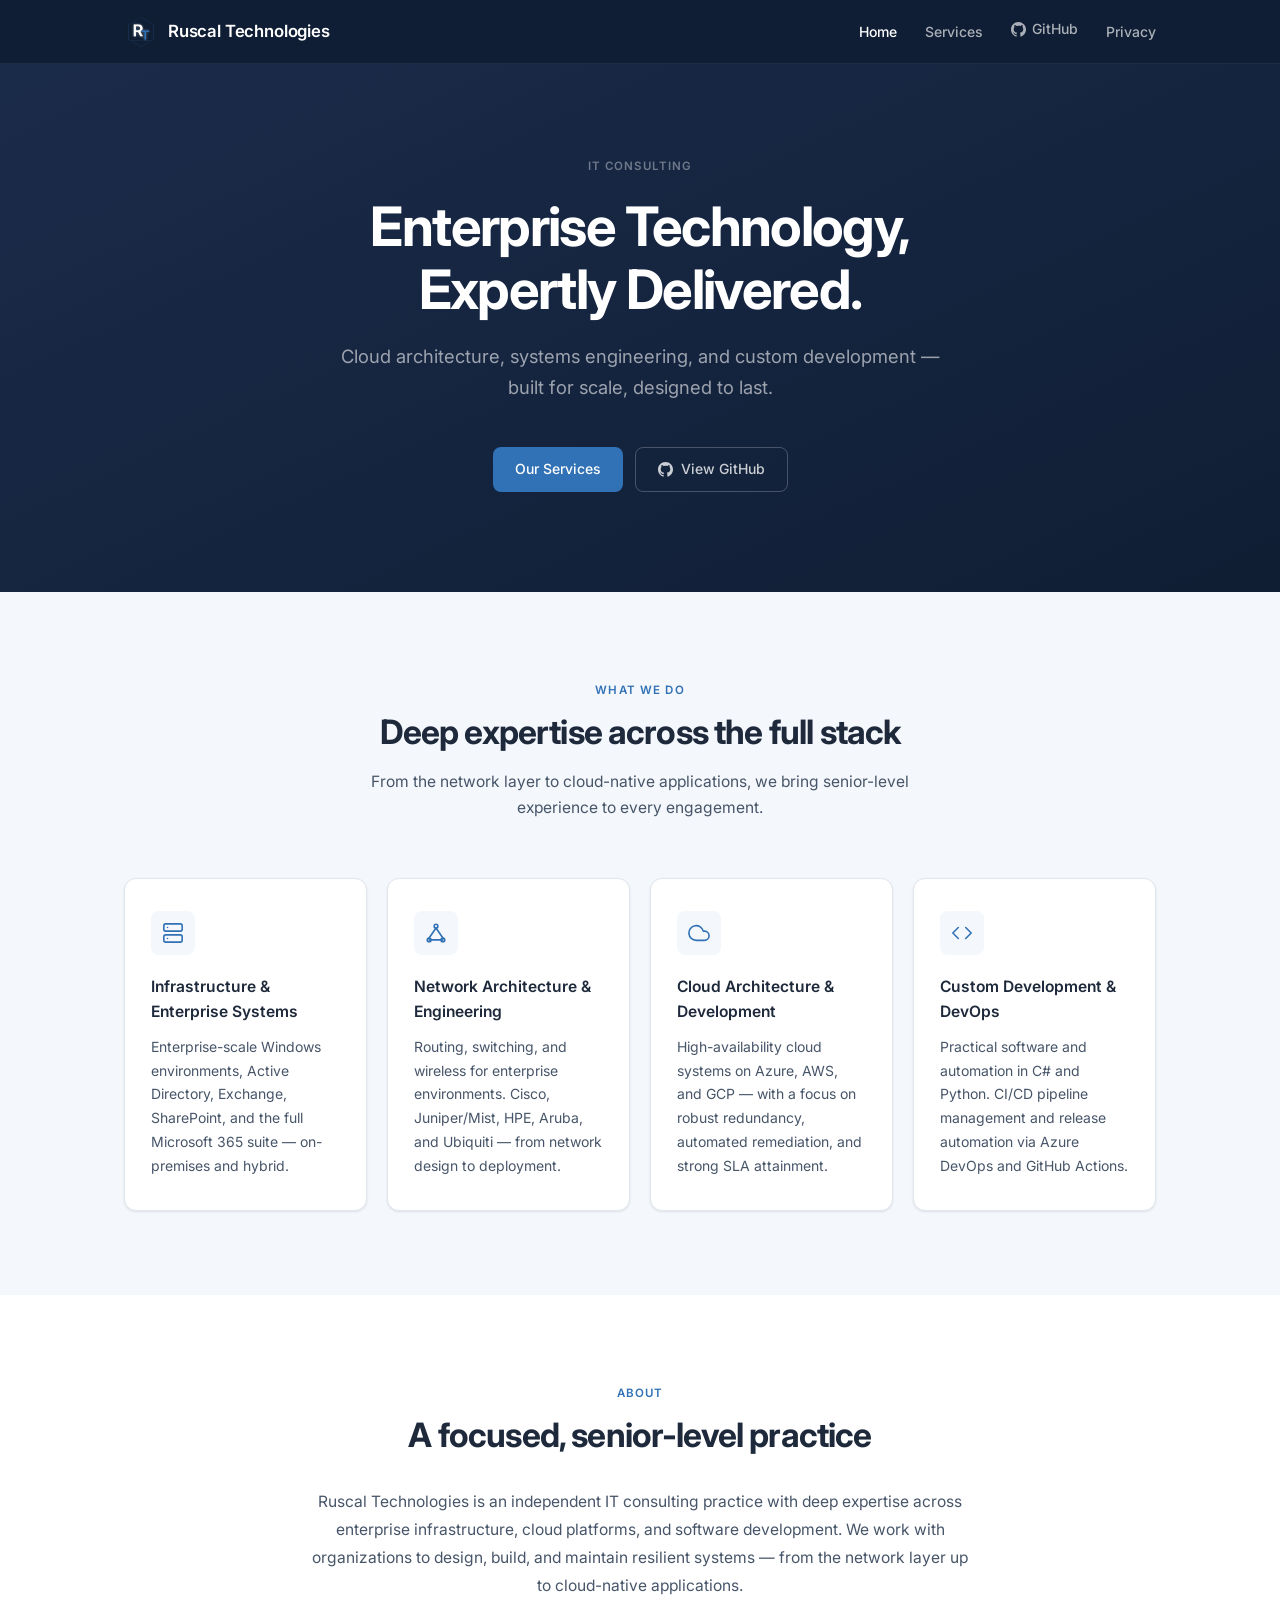
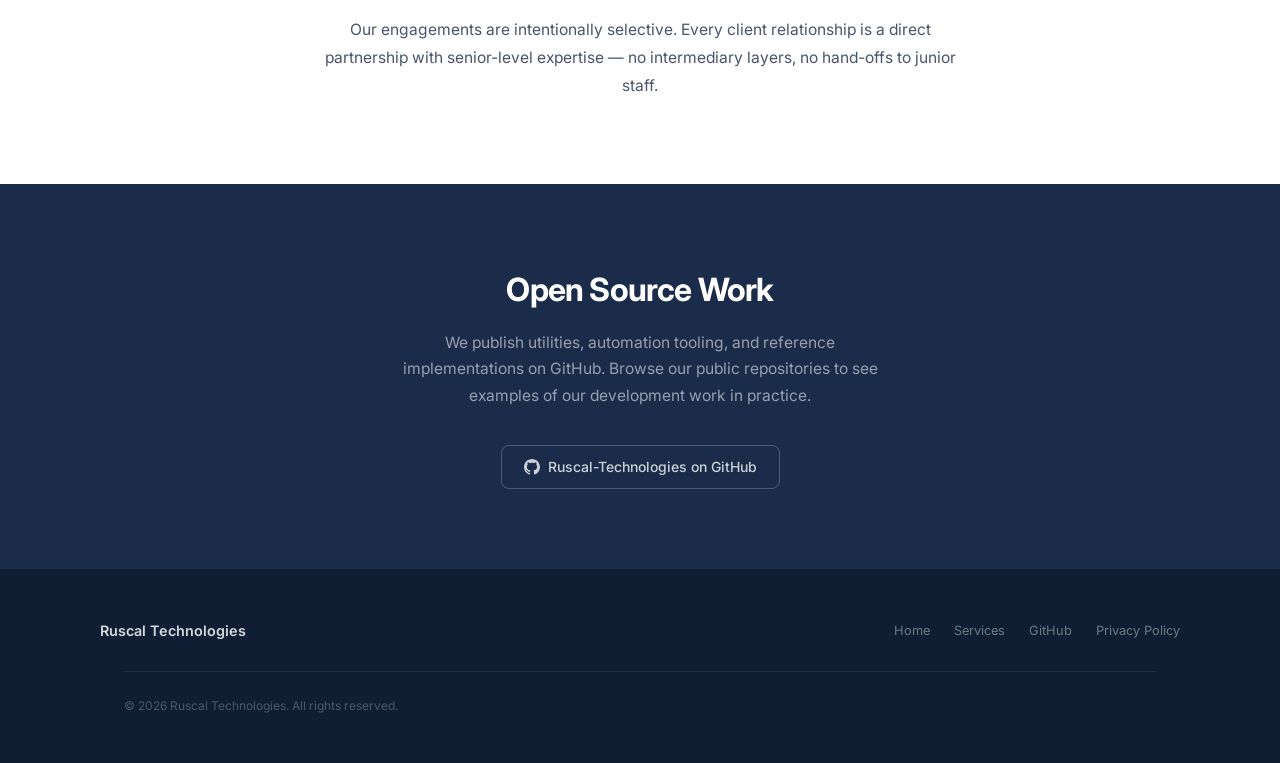
<file: index.html>
<!DOCTYPE html>
<html lang="en">
<head>
  <meta charset="UTF-8" />
  <meta name="viewport" content="width=device-width, initial-scale=1.0" />
  <title>Ruscal Technologies — IT Consulting</title>
  <meta name="description" content="Ruscal Technologies provides expert IT consulting in cloud architecture, enterprise systems, network engineering, and custom software development." />
  <meta property="og:title" content="Ruscal Technologies" />
  <meta property="og:description" content="Expert IT consulting in cloud architecture, enterprise systems, network engineering, and custom development." />
  <meta property="og:type" content="website" />
  <link rel="icon" type="image/png" href="assets/images/logo.png" />
  <link rel="icon" type="image/svg+xml" href="favicon.svg" />
  <link rel="stylesheet" href="assets/css/style.css" />
</head>
<body>

<!-- Navigation -->
<nav aria-label="Main navigation">
  <div class="nav-inner">
    <a class="nav-logo" href="index.html">
      <img src="assets/images/logo.png" alt="" class="nav-logo-img" aria-hidden="true">
      Ruscal Technologies
    </a>
    <button class="nav-toggle" id="nav-toggle" aria-expanded="false" aria-controls="nav-links" aria-label="Toggle navigation">
      <span></span><span></span><span></span>
    </button>
    <ul class="nav-links" id="nav-links">
      <li><a href="index.html">Home</a></li>
      <li><a href="services.html">Services</a></li>
      <li>
        <a href="https://github.com/Ruscal-Technologies" target="_blank" rel="noopener noreferrer" class="nav-gh">
          <svg xmlns="http://www.w3.org/2000/svg" width="15" height="15" viewBox="0 0 24 24" fill="currentColor" aria-hidden="true">
            <path d="M12 0C5.374 0 0 5.373 0 12c0 5.302 3.438 9.8 8.207 11.387.599.111.793-.261.793-.577v-2.234c-3.338.726-4.033-1.416-4.033-1.416-.546-1.387-1.333-1.756-1.333-1.756-1.089-.745.083-.729.083-.729 1.205.084 1.839 1.237 1.839 1.237 1.07 1.834 2.807 1.304 3.492.997.107-.775.418-1.305.762-1.604-2.665-.305-5.467-1.334-5.467-5.931 0-1.311.469-2.381 1.236-3.221-.124-.303-.535-1.524.117-3.176 0 0 1.008-.322 3.301 1.23A11.509 11.509 0 0 1 12 5.803c1.02.005 2.047.138 3.006.404 2.291-1.552 3.297-1.23 3.297-1.23.653 1.653.242 2.874.118 3.176.77.84 1.235 1.911 1.235 3.221 0 4.609-2.807 5.624-5.479 5.921.43.372.823 1.102.823 2.222v3.293c0 .319.192.694.801.576C20.566 21.797 24 17.3 24 12c0-6.627-5.373-12-12-12z"/>
          </svg>
          GitHub
        </a>
      </li>
      <li><a href="privacy.html">Privacy</a></li>
    </ul>
  </div>
</nav>

<!-- Hero -->
<section class="hero">
  <span class="hero-eyebrow">IT Consulting</span>
  <h1>Enterprise Technology,<br>Expertly Delivered.</h1>
  <p class="hero-tagline">
    Cloud architecture, systems engineering, and custom development —
    built for scale, designed to last.
  </p>
  <div class="hero-actions">
    <a href="services.html" class="btn btn-primary">Our Services</a>
    <a href="https://github.com/Ruscal-Technologies" target="_blank" rel="noopener noreferrer" class="btn btn-outline">
      <svg xmlns="http://www.w3.org/2000/svg" width="15" height="15" viewBox="0 0 24 24" fill="currentColor" aria-hidden="true">
        <path d="M12 0C5.374 0 0 5.373 0 12c0 5.302 3.438 9.8 8.207 11.387.599.111.793-.261.793-.577v-2.234c-3.338.726-4.033-1.416-4.033-1.416-.546-1.387-1.333-1.756-1.333-1.756-1.089-.745.083-.729.083-.729 1.205.084 1.839 1.237 1.839 1.237 1.07 1.834 2.807 1.304 3.492.997.107-.775.418-1.305.762-1.604-2.665-.305-5.467-1.334-5.467-5.931 0-1.311.469-2.381 1.236-3.221-.124-.303-.535-1.524.117-3.176 0 0 1.008-.322 3.301 1.23A11.509 11.509 0 0 1 12 5.803c1.02.005 2.047.138 3.006.404 2.291-1.552 3.297-1.23 3.297-1.23.653 1.653.242 2.874.118 3.176.77.84 1.235 1.911 1.235 3.221 0 4.609-2.807 5.624-5.479 5.921.43.372.823 1.102.823 2.222v3.293c0 .319.192.694.801.576C20.566 21.797 24 17.3 24 12c0-6.627-5.373-12-12-12z"/>
      </svg>
      View GitHub
    </a>
  </div>
</section>

<!-- Capabilities overview -->
<section class="section section-alt">
  <div class="container">
    <div class="section-header">
      <span class="section-label">What We Do</span>
      <h2>Deep expertise across the full stack</h2>
      <p>From the network layer to cloud-native applications, we bring senior-level experience to every engagement.</p>
    </div>

    <div class="card-grid">

      <div class="card">
        <div class="card-icon" aria-hidden="true">
          <!-- Server icon -->
          <svg xmlns="http://www.w3.org/2000/svg" width="22" height="22" viewBox="0 0 24 24" fill="none"
               stroke="currentColor" stroke-width="1.75" stroke-linecap="round" stroke-linejoin="round">
            <rect x="2" y="2" width="20" height="8" rx="2" ry="2"></rect>
            <rect x="2" y="14" width="20" height="8" rx="2" ry="2"></rect>
            <line x1="6" y1="6" x2="6.01" y2="6"></line>
            <line x1="6" y1="18" x2="6.01" y2="18"></line>
          </svg>
        </div>
        <h3>Infrastructure &amp; Enterprise Systems</h3>
        <p>Enterprise-scale Windows environments, Active Directory, Exchange, SharePoint, and the full Microsoft 365 suite — on-premises and hybrid.</p>
      </div>

      <div class="card">
        <div class="card-icon" aria-hidden="true">
          <!-- Network icon -->
          <svg xmlns="http://www.w3.org/2000/svg" width="22" height="22" viewBox="0 0 24 24" fill="none"
               stroke="currentColor" stroke-width="1.75" stroke-linecap="round" stroke-linejoin="round">
            <circle cx="12" cy="4.5" r="2"></circle>
            <circle cx="4.5" cy="19.5" r="2"></circle>
            <circle cx="19.5" cy="19.5" r="2"></circle>
            <line x1="12" y1="6.5" x2="4.5" y2="17.5"></line>
            <line x1="12" y1="6.5" x2="19.5" y2="17.5"></line>
            <line x1="4.5" y1="19.5" x2="19.5" y2="19.5"></line>
          </svg>
        </div>
        <h3>Network Architecture &amp; Engineering</h3>
        <p>Routing, switching, and wireless for enterprise environments. Cisco, Juniper/Mist, HPE, Aruba, and Ubiquiti — from network design to deployment.</p>
      </div>

      <div class="card">
        <div class="card-icon" aria-hidden="true">
          <!-- Cloud icon -->
          <svg xmlns="http://www.w3.org/2000/svg" width="22" height="22" viewBox="0 0 24 24" fill="none"
               stroke="currentColor" stroke-width="1.75" stroke-linecap="round" stroke-linejoin="round">
            <path d="M18 10h-1.26A8 8 0 1 0 9 20h9a5 5 0 0 0 0-10z"></path>
          </svg>
        </div>
        <h3>Cloud Architecture &amp; Development</h3>
        <p>High-availability cloud systems on Azure, AWS, and GCP — with a focus on robust redundancy, automated remediation, and strong SLA attainment.</p>
      </div>

      <div class="card">
        <div class="card-icon" aria-hidden="true">
          <!-- Code icon -->
          <svg xmlns="http://www.w3.org/2000/svg" width="22" height="22" viewBox="0 0 24 24" fill="none"
               stroke="currentColor" stroke-width="1.75" stroke-linecap="round" stroke-linejoin="round">
            <polyline points="16 18 22 12 16 6"></polyline>
            <polyline points="8 6 2 12 8 18"></polyline>
          </svg>
        </div>
        <h3>Custom Development &amp; DevOps</h3>
        <p>Practical software and automation in C# and Python. CI/CD pipeline management and release automation via Azure DevOps and GitHub Actions.</p>
      </div>

    </div>
  </div>
</section>

<!-- About -->
<section class="section">
  <div class="container">
    <div class="section-header" style="margin-bottom: 32px;">
      <span class="section-label">About</span>
      <h2>A focused, senior-level practice</h2>
    </div>
    <div class="about-prose">
      <p>
        Ruscal Technologies is an independent IT consulting practice with deep expertise across
        enterprise infrastructure, cloud platforms, and software development. We work with organizations
        to design, build, and maintain resilient systems — from the network layer up to cloud-native applications.
      </p>
      <p>
        Our engagements are intentionally selective. Every client relationship is a direct partnership
        with senior-level expertise — no intermediary layers, no hand-offs to junior staff.
      </p>
    </div>
  </div>
</section>

<!-- GitHub CTA -->
<div class="github-cta">
  <div class="container">
    <h2>Open Source Work</h2>
    <p>
      We publish utilities, automation tooling, and reference implementations on GitHub.
      Browse our public repositories to see examples of our development work in practice.
    </p>
    <a href="https://github.com/Ruscal-Technologies" target="_blank" rel="noopener noreferrer" class="btn btn-outline">
      <svg xmlns="http://www.w3.org/2000/svg" width="16" height="16" viewBox="0 0 24 24" fill="currentColor" aria-hidden="true">
        <path d="M12 0C5.374 0 0 5.373 0 12c0 5.302 3.438 9.8 8.207 11.387.599.111.793-.261.793-.577v-2.234c-3.338.726-4.033-1.416-4.033-1.416-.546-1.387-1.333-1.756-1.333-1.756-1.089-.745.083-.729.083-.729 1.205.084 1.839 1.237 1.839 1.237 1.07 1.834 2.807 1.304 3.492.997.107-.775.418-1.305.762-1.604-2.665-.305-5.467-1.334-5.467-5.931 0-1.311.469-2.381 1.236-3.221-.124-.303-.535-1.524.117-3.176 0 0 1.008-.322 3.301 1.23A11.509 11.509 0 0 1 12 5.803c1.02.005 2.047.138 3.006.404 2.291-1.552 3.297-1.23 3.297-1.23.653 1.653.242 2.874.118 3.176.77.84 1.235 1.911 1.235 3.221 0 4.609-2.807 5.624-5.479 5.921.43.372.823 1.102.823 2.222v3.293c0 .319.192.694.801.576C20.566 21.797 24 17.3 24 12c0-6.627-5.373-12-12-12z"/>
      </svg>
      Ruscal-Technologies on GitHub
    </a>
  </div>
</div>

<!-- Footer -->
<footer>
  <div class="footer-inner">
    <span class="footer-brand">Ruscal Technologies</span>
    <ul class="footer-links">
      <li><a href="index.html">Home</a></li>
      <li><a href="services.html">Services</a></li>
      <li><a href="https://github.com/Ruscal-Technologies" target="_blank" rel="noopener noreferrer">GitHub</a></li>
      <li><a href="privacy.html">Privacy Policy</a></li>
    </ul>
  </div>
  <div class="container">
    <p class="footer-copy">&copy; <span id="yr"></span> Ruscal Technologies. All rights reserved.</p>
  </div>
</footer>

<script src="assets/js/main.js"></script>
<script>document.getElementById('yr').textContent = new Date().getFullYear();</script>
</body>
</html>
</file>
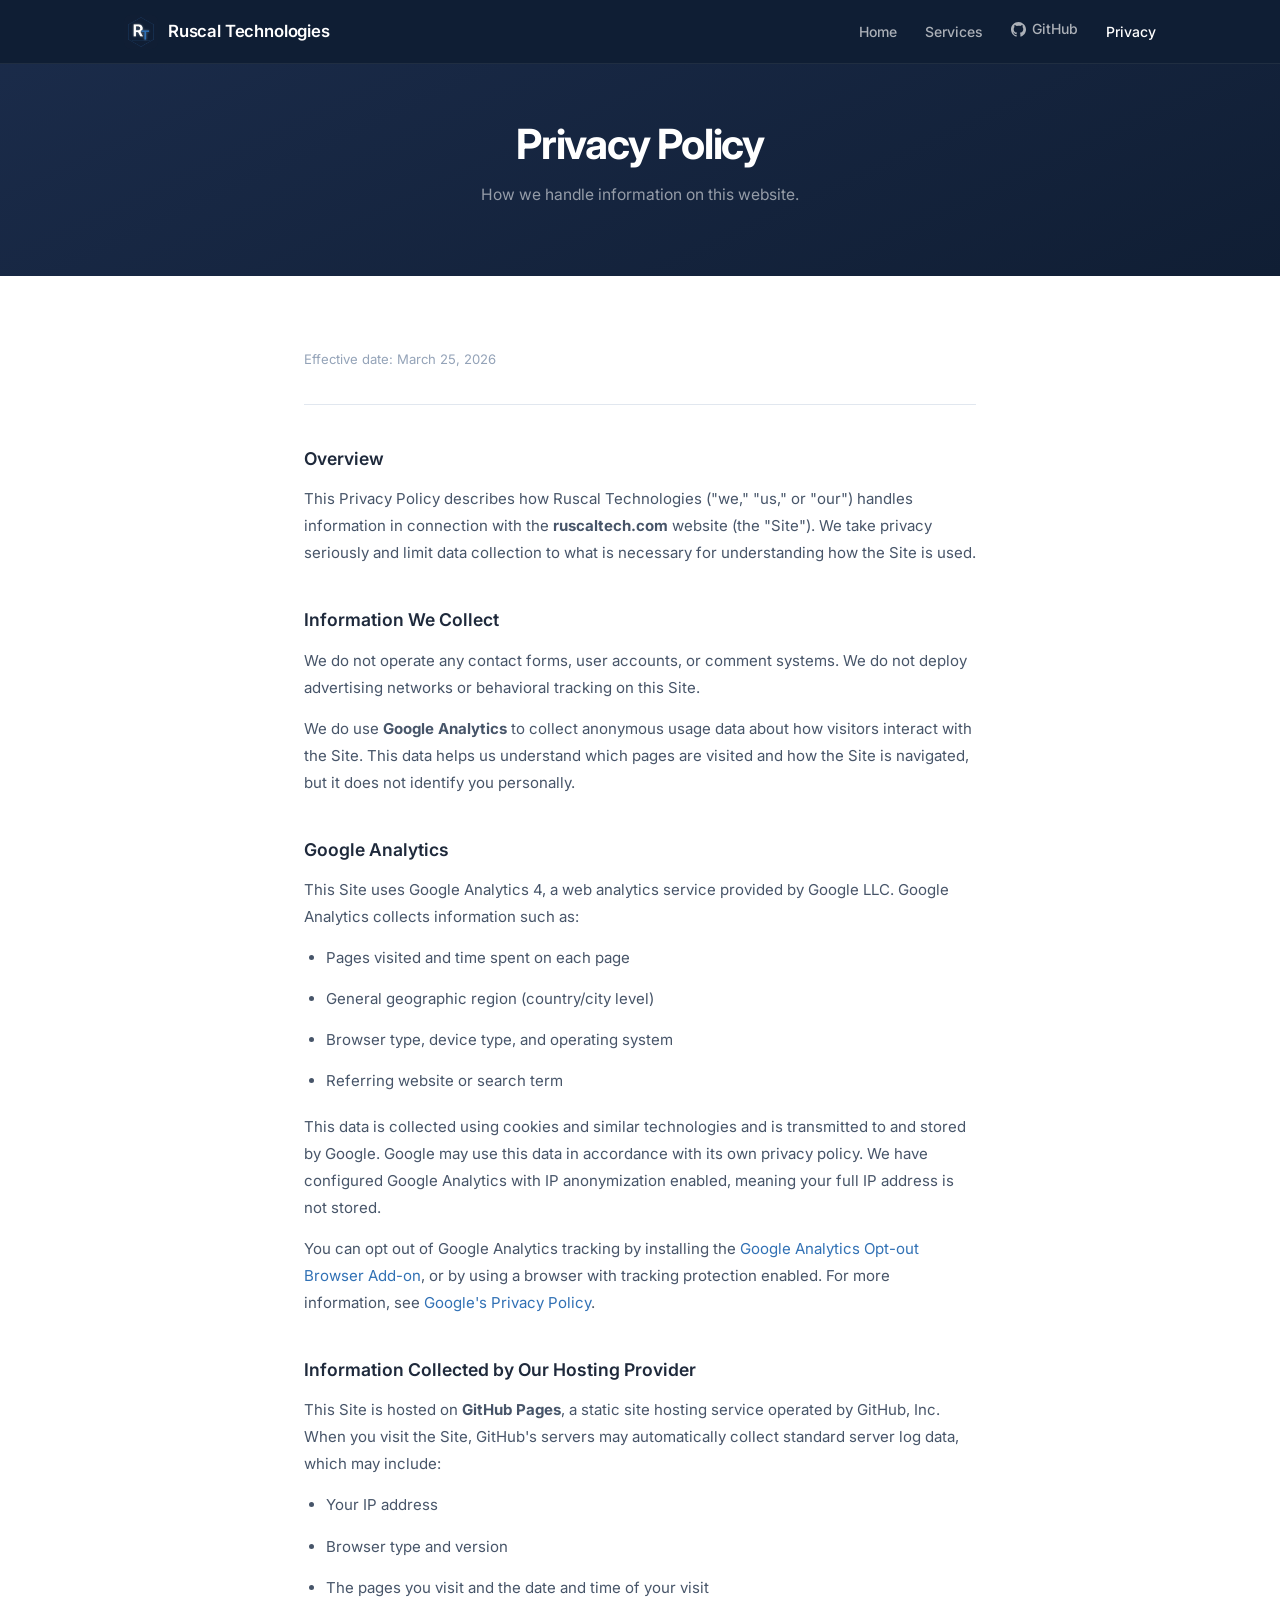
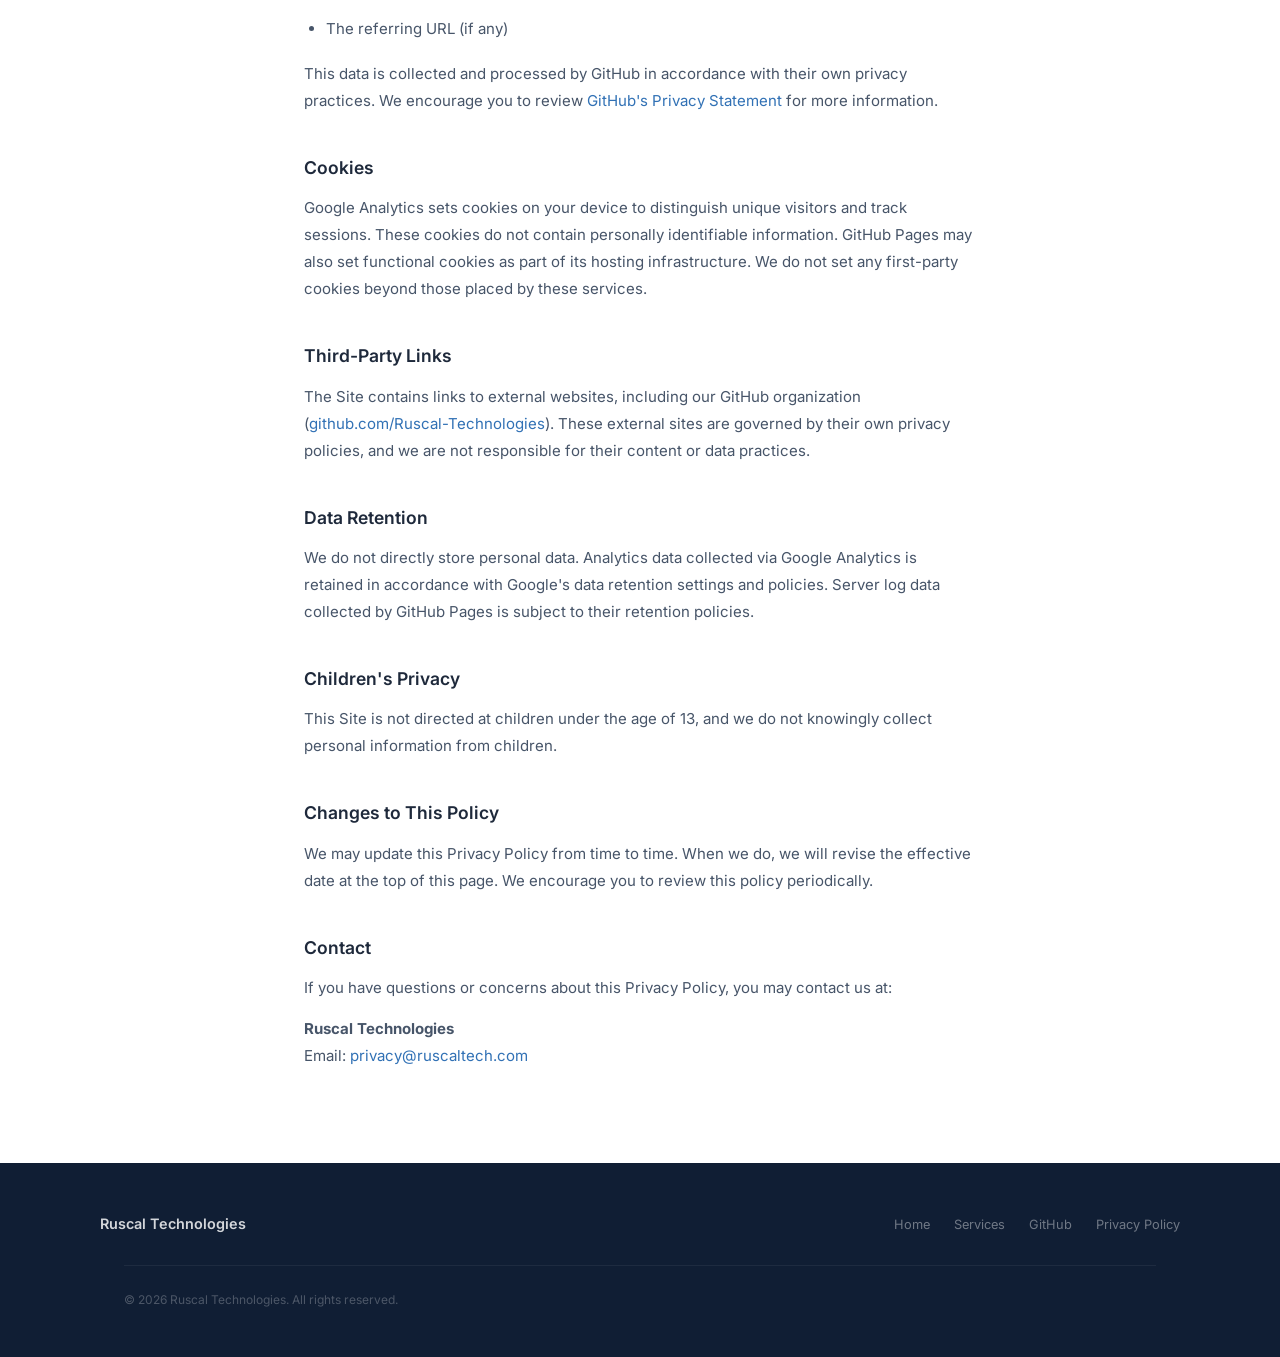
<file: privacy.html>
<!DOCTYPE html>
<html lang="en">
<head>
  <meta charset="UTF-8" />
  <meta name="viewport" content="width=device-width, initial-scale=1.0" />
  <title>Privacy Policy — Ruscal Technologies</title>
  <meta name="description" content="Privacy policy for the Ruscal Technologies website." />
  <meta name="robots" content="noindex" />
  <link rel="icon" type="image/png" href="assets/images/logo.png" />
  <link rel="icon" type="image/svg+xml" href="favicon.svg" />
  <link rel="stylesheet" href="assets/css/style.css" />
</head>
<body>

<!-- Navigation -->
<nav aria-label="Main navigation">
  <div class="nav-inner">
    <a class="nav-logo" href="index.html">
      <img src="assets/images/logo.png" alt="" class="nav-logo-img" aria-hidden="true">
      Ruscal Technologies
    </a>
    <button class="nav-toggle" id="nav-toggle" aria-expanded="false" aria-controls="nav-links" aria-label="Toggle navigation">
      <span></span><span></span><span></span>
    </button>
    <ul class="nav-links" id="nav-links">
      <li><a href="index.html">Home</a></li>
      <li><a href="services.html">Services</a></li>
      <li>
        <a href="https://github.com/Ruscal-Technologies" target="_blank" rel="noopener noreferrer" class="nav-gh">
          <svg xmlns="http://www.w3.org/2000/svg" width="15" height="15" viewBox="0 0 24 24" fill="currentColor" aria-hidden="true">
            <path d="M12 0C5.374 0 0 5.373 0 12c0 5.302 3.438 9.8 8.207 11.387.599.111.793-.261.793-.577v-2.234c-3.338.726-4.033-1.416-4.033-1.416-.546-1.387-1.333-1.756-1.333-1.756-1.089-.745.083-.729.083-.729 1.205.084 1.839 1.237 1.839 1.237 1.07 1.834 2.807 1.304 3.492.997.107-.775.418-1.305.762-1.604-2.665-.305-5.467-1.334-5.467-5.931 0-1.311.469-2.381 1.236-3.221-.124-.303-.535-1.524.117-3.176 0 0 1.008-.322 3.301 1.23A11.509 11.509 0 0 1 12 5.803c1.02.005 2.047.138 3.006.404 2.291-1.552 3.297-1.23 3.297-1.23.653 1.653.242 2.874.118 3.176.77.84 1.235 1.911 1.235 3.221 0 4.609-2.807 5.624-5.479 5.921.43.372.823 1.102.823 2.222v3.293c0 .319.192.694.801.576C20.566 21.797 24 17.3 24 12c0-6.627-5.373-12-12-12z"/>
          </svg>
          GitHub
        </a>
      </li>
      <li><a href="privacy.html">Privacy</a></li>
    </ul>
  </div>
</nav>

<!-- Page header -->
<header class="page-header">
  <h1>Privacy Policy</h1>
  <p>How we handle information on this website.</p>
</header>

<!-- Content -->
<main>
  <div class="long-form">
    <p class="meta">Effective date: March 25, 2026</p>

    <h2>Overview</h2>
    <p>
      This Privacy Policy describes how Ruscal Technologies ("we," "us," or "our") handles information
      in connection with the <strong>ruscaltech.com</strong> website (the "Site"). We take
      privacy seriously and limit data collection to what is necessary for understanding how the Site is used.
    </p>

    <h2>Information We Collect</h2>
    <p>
      We do not operate any contact forms, user accounts, or comment systems. We do not deploy
      advertising networks or behavioral tracking on this Site.
    </p>
    <p>
      We do use <strong>Google Analytics</strong> to collect anonymous usage data about how visitors
      interact with the Site. This data helps us understand which pages are visited and how the Site
      is navigated, but it does not identify you personally.
    </p>

    <h2>Google Analytics</h2>
    <p>
      This Site uses Google Analytics 4, a web analytics service provided by Google LLC. Google
      Analytics collects information such as:
    </p>
    <ul>
      <li>Pages visited and time spent on each page</li>
      <li>General geographic region (country/city level)</li>
      <li>Browser type, device type, and operating system</li>
      <li>Referring website or search term</li>
    </ul>
    <p>
      This data is collected using cookies and similar technologies and is transmitted to and stored
      by Google. Google may use this data in accordance with its own privacy policy. We have configured
      Google Analytics with IP anonymization enabled, meaning your full IP address is not stored.
    </p>
    <p>
      You can opt out of Google Analytics tracking by installing the
      <a href="https://tools.google.com/dlpage/gaoptout" target="_blank" rel="noopener noreferrer">Google Analytics Opt-out Browser Add-on</a>,
      or by using a browser with tracking protection enabled.
      For more information, see <a href="https://policies.google.com/privacy" target="_blank" rel="noopener noreferrer">Google's Privacy Policy</a>.
    </p>

    <h2>Information Collected by Our Hosting Provider</h2>
    <p>
      This Site is hosted on <strong>GitHub Pages</strong>, a static site hosting service operated by
      GitHub, Inc. When you visit the Site, GitHub's servers may automatically collect standard server
      log data, which may include:
    </p>
    <ul>
      <li>Your IP address</li>
      <li>Browser type and version</li>
      <li>The pages you visit and the date and time of your visit</li>
      <li>The referring URL (if any)</li>
    </ul>
    <p>
      This data is collected and processed by GitHub in accordance with their own privacy practices.
      We encourage you to review
      <a href="https://docs.github.com/en/site-policy/privacy-policies/github-general-privacy-statement" target="_blank" rel="noopener noreferrer">GitHub's Privacy Statement</a>
      for more information.
    </p>

    <h2>Cookies</h2>
    <p>
      Google Analytics sets cookies on your device to distinguish unique visitors and track sessions.
      These cookies do not contain personally identifiable information. GitHub Pages may also set
      functional cookies as part of its hosting infrastructure. We do not set any first-party cookies
      beyond those placed by these services.
    </p>

    <h2>Third-Party Links</h2>
    <p>
      The Site contains links to external websites, including our GitHub organization
      (<a href="https://github.com/Ruscal-Technologies" target="_blank" rel="noopener noreferrer">github.com/Ruscal-Technologies</a>).
      These external sites are governed by their own privacy policies, and we are not responsible
      for their content or data practices.
    </p>

    <h2>Data Retention</h2>
    <p>
      We do not directly store personal data. Analytics data collected via Google Analytics is
      retained in accordance with Google's data retention settings and policies. Server log data
      collected by GitHub Pages is subject to their retention policies.
    </p>

    <h2>Children's Privacy</h2>
    <p>
      This Site is not directed at children under the age of 13, and we do not knowingly collect
      personal information from children.
    </p>

    <h2>Changes to This Policy</h2>
    <p>
      We may update this Privacy Policy from time to time. When we do, we will revise the effective
      date at the top of this page. We encourage you to review this policy periodically.
    </p>

    <h2>Contact</h2>
    <p>
      If you have questions or concerns about this Privacy Policy, you may contact us at:
    </p>
    <p>
      <strong>Ruscal Technologies</strong><br />
      Email: <a href="mailto:privacy@ruscaltech.com">privacy@ruscaltech.com</a>
    </p>
  </div>
</main>

<!-- Footer -->
<footer>
  <div class="footer-inner">
    <span class="footer-brand">Ruscal Technologies</span>
    <ul class="footer-links">
      <li><a href="index.html">Home</a></li>
      <li><a href="services.html">Services</a></li>
      <li><a href="https://github.com/Ruscal-Technologies" target="_blank" rel="noopener noreferrer">GitHub</a></li>
      <li><a href="privacy.html">Privacy Policy</a></li>
    </ul>
  </div>
  <div class="container">
    <p class="footer-copy">&copy; <span id="yr"></span> Ruscal Technologies. All rights reserved.</p>
  </div>
</footer>

<script src="assets/js/main.js"></script>
<script>document.getElementById('yr').textContent = new Date().getFullYear();</script>
</body>
</html>
</file>
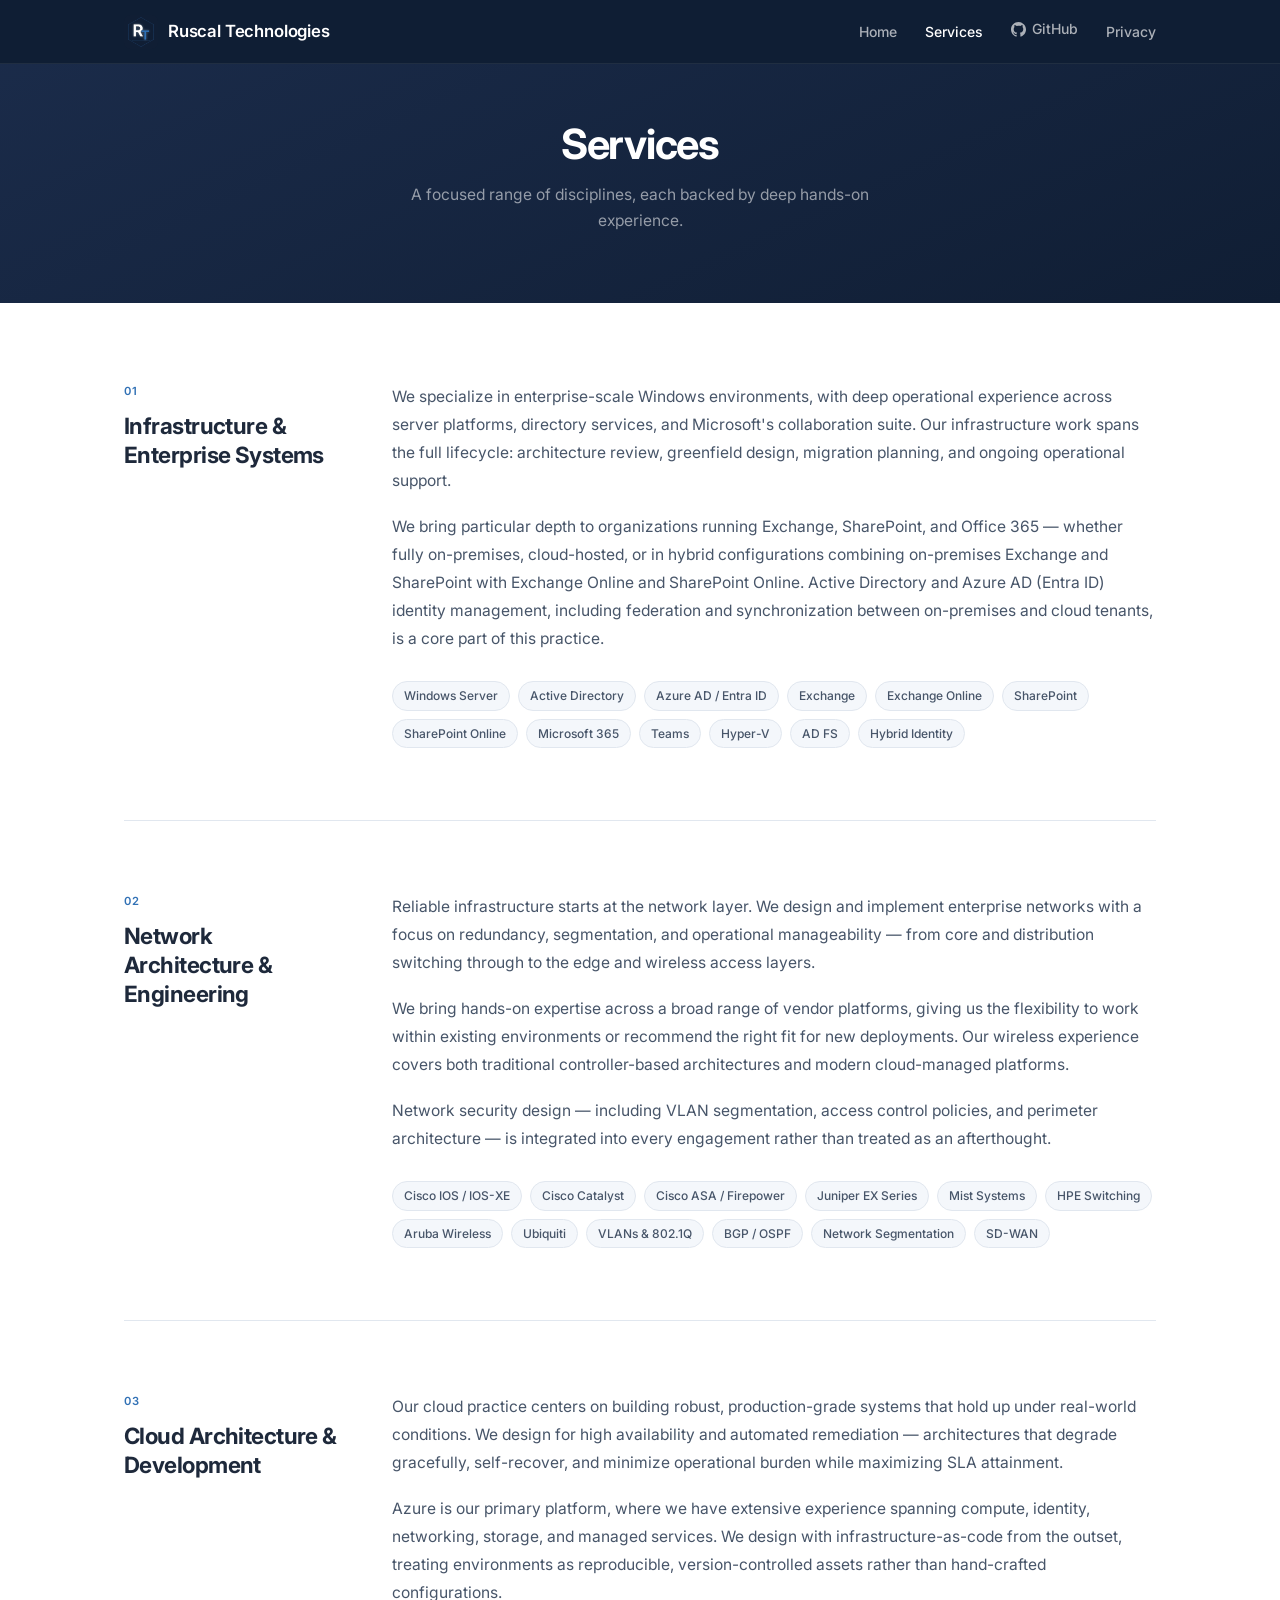
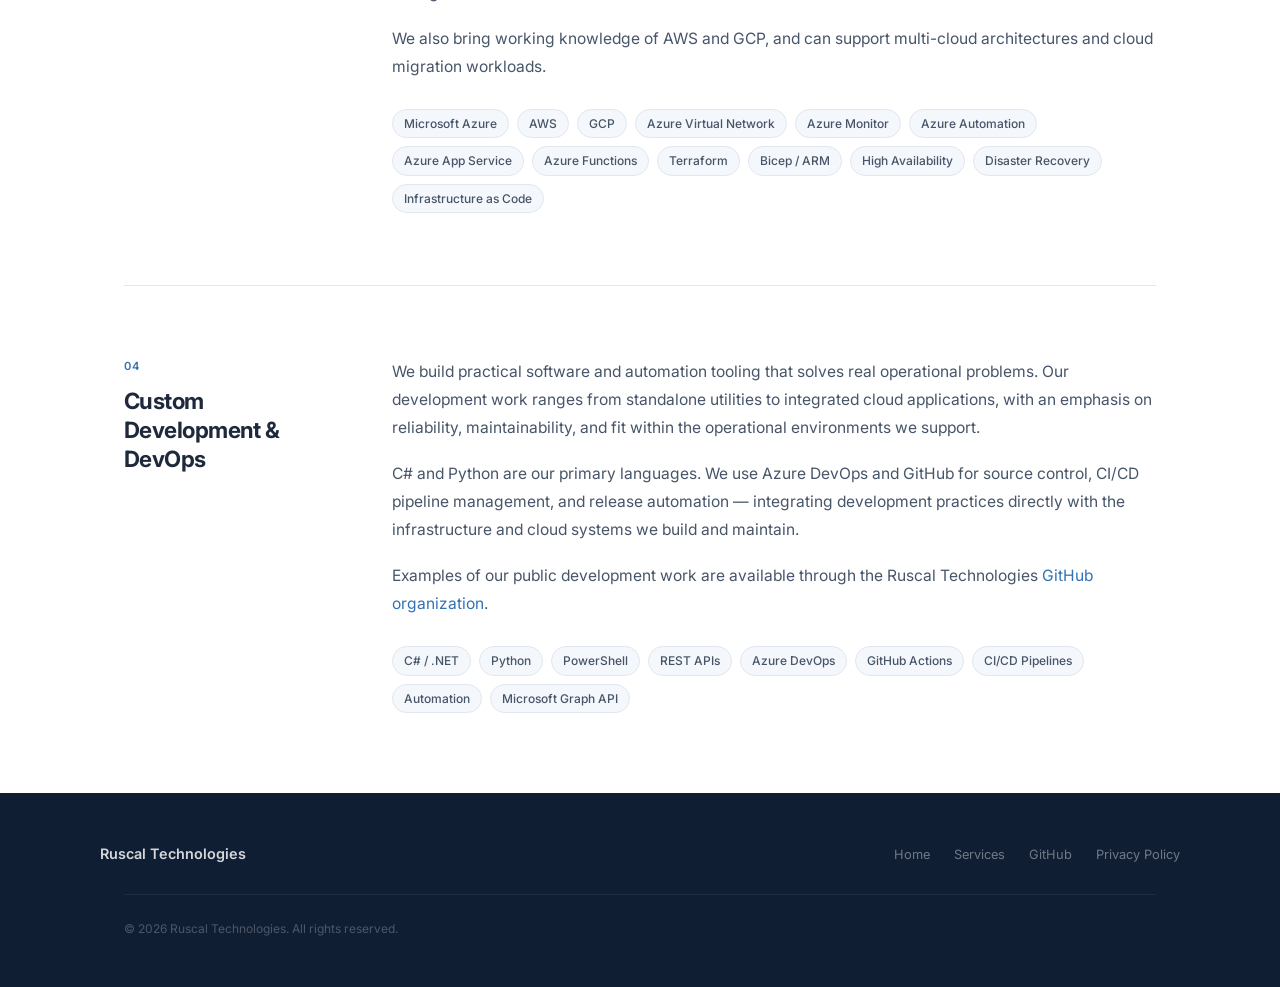
<file: services.html>
<!DOCTYPE html>
<html lang="en">
<head>
  <meta charset="UTF-8" />
  <meta name="viewport" content="width=device-width, initial-scale=1.0" />
  <title>Services — Ruscal Technologies</title>
  <meta name="description" content="Ruscal Technologies provides IT consulting services in enterprise infrastructure, network engineering, cloud architecture, and custom software development." />
  <meta property="og:title" content="Services — Ruscal Technologies" />
  <meta property="og:description" content="Enterprise infrastructure, network engineering, cloud architecture, and custom development." />
  <meta property="og:type" content="website" />
  <link rel="icon" type="image/png" href="assets/images/logo.png" />
  <link rel="icon" type="image/svg+xml" href="favicon.svg" />
  <link rel="stylesheet" href="assets/css/style.css" />
</head>
<body>

<!-- Navigation -->
<nav aria-label="Main navigation">
  <div class="nav-inner">
    <a class="nav-logo" href="index.html">
      <img src="assets/images/logo.png" alt="" class="nav-logo-img" aria-hidden="true">
      Ruscal Technologies
    </a>
    <button class="nav-toggle" id="nav-toggle" aria-expanded="false" aria-controls="nav-links" aria-label="Toggle navigation">
      <span></span><span></span><span></span>
    </button>
    <ul class="nav-links" id="nav-links">
      <li><a href="index.html">Home</a></li>
      <li><a href="services.html">Services</a></li>
      <li>
        <a href="https://github.com/Ruscal-Technologies" target="_blank" rel="noopener noreferrer" class="nav-gh">
          <svg xmlns="http://www.w3.org/2000/svg" width="15" height="15" viewBox="0 0 24 24" fill="currentColor" aria-hidden="true">
            <path d="M12 0C5.374 0 0 5.373 0 12c0 5.302 3.438 9.8 8.207 11.387.599.111.793-.261.793-.577v-2.234c-3.338.726-4.033-1.416-4.033-1.416-.546-1.387-1.333-1.756-1.333-1.756-1.089-.745.083-.729.083-.729 1.205.084 1.839 1.237 1.839 1.237 1.07 1.834 2.807 1.304 3.492.997.107-.775.418-1.305.762-1.604-2.665-.305-5.467-1.334-5.467-5.931 0-1.311.469-2.381 1.236-3.221-.124-.303-.535-1.524.117-3.176 0 0 1.008-.322 3.301 1.23A11.509 11.509 0 0 1 12 5.803c1.02.005 2.047.138 3.006.404 2.291-1.552 3.297-1.23 3.297-1.23.653 1.653.242 2.874.118 3.176.77.84 1.235 1.911 1.235 3.221 0 4.609-2.807 5.624-5.479 5.921.43.372.823 1.102.823 2.222v3.293c0 .319.192.694.801.576C20.566 21.797 24 17.3 24 12c0-6.627-5.373-12-12-12z"/>
          </svg>
          GitHub
        </a>
      </li>
      <li><a href="privacy.html">Privacy</a></li>
    </ul>
  </div>
</nav>

<!-- Page header -->
<header class="page-header">
  <h1>Services</h1>
  <p>A focused range of disciplines, each backed by deep hands-on experience.</p>
</header>

<!-- Service blocks -->
<main>
  <div class="services-body">

    <!-- 01: Infrastructure & Enterprise Systems -->
    <div class="service-block">
      <div class="service-label-col">
        <p class="service-number">01</p>
        <h2>Infrastructure &amp; Enterprise Systems</h2>
      </div>
      <div class="service-body">
        <p>
          We specialize in enterprise-scale Windows environments, with deep operational experience across
          server platforms, directory services, and Microsoft's collaboration suite. Our infrastructure
          work spans the full lifecycle: architecture review, greenfield design, migration planning, and
          ongoing operational support.
        </p>
        <p>
          We bring particular depth to organizations running Exchange, SharePoint, and Office 365 — whether
          fully on-premises, cloud-hosted, or in hybrid configurations combining on-premises Exchange and
          SharePoint with Exchange Online and SharePoint Online. Active Directory and Azure AD (Entra ID)
          identity management, including federation and synchronization between on-premises and cloud
          tenants, is a core part of this practice.
        </p>
        <div class="tag-list">
          <span class="tag">Windows Server</span>
          <span class="tag">Active Directory</span>
          <span class="tag">Azure AD / Entra ID</span>
          <span class="tag">Exchange</span>
          <span class="tag">Exchange Online</span>
          <span class="tag">SharePoint</span>
          <span class="tag">SharePoint Online</span>
          <span class="tag">Microsoft 365</span>
          <span class="tag">Teams</span>
          <span class="tag">Hyper-V</span>
          <span class="tag">AD FS</span>
          <span class="tag">Hybrid Identity</span>
        </div>
      </div>
    </div>

    <!-- 02: Network Architecture & Engineering -->
    <div class="service-block">
      <div class="service-label-col">
        <p class="service-number">02</p>
        <h2>Network Architecture &amp; Engineering</h2>
      </div>
      <div class="service-body">
        <p>
          Reliable infrastructure starts at the network layer. We design and implement enterprise networks
          with a focus on redundancy, segmentation, and operational manageability — from core and distribution
          switching through to the edge and wireless access layers.
        </p>
        <p>
          We bring hands-on expertise across a broad range of vendor platforms, giving us the flexibility
          to work within existing environments or recommend the right fit for new deployments. Our wireless
          experience covers both traditional controller-based architectures and modern cloud-managed platforms.
        </p>
        <p>
          Network security design — including VLAN segmentation, access control policies, and perimeter
          architecture — is integrated into every engagement rather than treated as an afterthought.
        </p>
        <div class="tag-list">
          <span class="tag">Cisco IOS / IOS-XE</span>
          <span class="tag">Cisco Catalyst</span>
          <span class="tag">Cisco ASA / Firepower</span>
          <span class="tag">Juniper EX Series</span>
          <span class="tag">Mist Systems</span>
          <span class="tag">HPE Switching</span>
          <span class="tag">Aruba Wireless</span>
          <span class="tag">Ubiquiti</span>
          <span class="tag">VLANs &amp; 802.1Q</span>
          <span class="tag">BGP / OSPF</span>
          <span class="tag">Network Segmentation</span>
          <span class="tag">SD-WAN</span>
        </div>
      </div>
    </div>

    <!-- 03: Cloud Architecture & Development -->
    <div class="service-block">
      <div class="service-label-col">
        <p class="service-number">03</p>
        <h2>Cloud Architecture &amp; Development</h2>
      </div>
      <div class="service-body">
        <p>
          Our cloud practice centers on building robust, production-grade systems that hold up under
          real-world conditions. We design for high availability and automated remediation — architectures
          that degrade gracefully, self-recover, and minimize operational burden while maximizing SLA attainment.
        </p>
        <p>
          Azure is our primary platform, where we have extensive experience spanning compute, identity,
          networking, storage, and managed services. We design with infrastructure-as-code from the outset,
          treating environments as reproducible, version-controlled assets rather than hand-crafted
          configurations.
        </p>
        <p>
          We also bring working knowledge of AWS and GCP, and can support multi-cloud architectures and
          cloud migration workloads.
        </p>
        <div class="tag-list">
          <span class="tag">Microsoft Azure</span>
          <span class="tag">AWS</span>
          <span class="tag">GCP</span>
          <span class="tag">Azure Virtual Network</span>
          <span class="tag">Azure Monitor</span>
          <span class="tag">Azure Automation</span>
          <span class="tag">Azure App Service</span>
          <span class="tag">Azure Functions</span>
          <span class="tag">Terraform</span>
          <span class="tag">Bicep / ARM</span>
          <span class="tag">High Availability</span>
          <span class="tag">Disaster Recovery</span>
          <span class="tag">Infrastructure as Code</span>
        </div>
      </div>
    </div>

    <!-- 04: Custom Development & DevOps -->
    <div class="service-block">
      <div class="service-label-col">
        <p class="service-number">04</p>
        <h2>Custom Development &amp; DevOps</h2>
      </div>
      <div class="service-body">
        <p>
          We build practical software and automation tooling that solves real operational problems. Our
          development work ranges from standalone utilities to integrated cloud applications, with an
          emphasis on reliability, maintainability, and fit within the operational environments we support.
        </p>
        <p>
          C# and Python are our primary languages. We use Azure DevOps and GitHub for source control,
          CI/CD pipeline management, and release automation — integrating development practices directly
          with the infrastructure and cloud systems we build and maintain.
        </p>
        <p>
          Examples of our public development work are available through the Ruscal Technologies
          <a href="https://github.com/Ruscal-Technologies" target="_blank" rel="noopener noreferrer">GitHub organization</a>.
        </p>
        <div class="tag-list">
          <span class="tag">C# / .NET</span>
          <span class="tag">Python</span>
          <span class="tag">PowerShell</span>
          <span class="tag">REST APIs</span>
          <span class="tag">Azure DevOps</span>
          <span class="tag">GitHub Actions</span>
          <span class="tag">CI/CD Pipelines</span>
          <span class="tag">Automation</span>
          <span class="tag">Microsoft Graph API</span>
        </div>
      </div>
    </div>

  </div>
</main>

<!-- Footer -->
<footer>
  <div class="footer-inner">
    <span class="footer-brand">Ruscal Technologies</span>
    <ul class="footer-links">
      <li><a href="index.html">Home</a></li>
      <li><a href="services.html">Services</a></li>
      <li><a href="https://github.com/Ruscal-Technologies" target="_blank" rel="noopener noreferrer">GitHub</a></li>
      <li><a href="privacy.html">Privacy Policy</a></li>
    </ul>
  </div>
  <div class="container">
    <p class="footer-copy">&copy; <span id="yr"></span> Ruscal Technologies. All rights reserved.</p>
  </div>
</footer>

<script src="assets/js/main.js"></script>
<script>document.getElementById('yr').textContent = new Date().getFullYear();</script>
</body>
</html>
</file>
<file: assets/css/style.css>
@import url('https://fonts.googleapis.com/css2?family=Inter:wght@300;400;500;600;700&display=swap');

/* ─── Design tokens ───────────────────────── */

:root {
  --navy:        #1b2c4b;
  --navy-dark:   #101e34;
  --navy-mid:    #243563;
  --accent:      #3171b5;
  --accent-h:    #255d9e;
  --text:        #1e293b;
  --text-2:      #475569;
  --text-muted:  #94a3b8;
  --bg:          #ffffff;
  --bg-alt:      #f4f7fb;
  --border:      #e1e7ef;
  --radius:      8px;
  --radius-lg:   12px;
  --shadow-sm:   0 1px 3px rgba(0,0,0,.06), 0 1px 2px rgba(0,0,0,.04);
  --shadow:      0 4px 6px rgba(0,0,0,.05), 0 10px 20px rgba(0,0,0,.06);
  --shadow-h:    0 8px 16px rgba(0,0,0,.08), 0 20px 40px rgba(0,0,0,.08);
  --max-w:       1080px;
  --font:        'Inter', system-ui, -apple-system, BlinkMacSystemFont, sans-serif;
  --nav-h:       64px;
}

/* ─── Reset ───────────────────────────────── */

*, *::before, *::after { box-sizing: border-box; margin: 0; padding: 0; }

html {
  font-size: 16px;
  -webkit-font-smoothing: antialiased;
  -moz-osx-font-smoothing: grayscale;
  scroll-behavior: smooth;
}

body {
  font-family: var(--font);
  color: var(--text);
  background: var(--bg);
  line-height: 1.6;
}

img { max-width: 100%; display: block; }

a { color: var(--accent); text-decoration: none; }
a:hover { color: var(--accent-h); }

/* ─── Layout ──────────────────────────────── */

.container {
  width: 100%;
  max-width: var(--max-w);
  margin: 0 auto;
  padding: 0 24px;
}

/* ─── Navigation ──────────────────────────── */

nav {
  position: fixed;
  top: 0; left: 0; right: 0;
  z-index: 100;
  height: var(--nav-h);
  background: rgba(16, 30, 52, 0.97);
  backdrop-filter: blur(10px);
  -webkit-backdrop-filter: blur(10px);
  border-bottom: 1px solid rgba(255,255,255,.07);
}

.nav-inner {
  display: flex;
  align-items: center;
  justify-content: space-between;
  height: 100%;
  max-width: var(--max-w);
  margin: 0 auto;
  padding: 0 24px;
}

.nav-logo {
  display: flex;
  align-items: center;
  gap: 10px;
  font-size: 1.05rem;
  font-weight: 600;
  color: #fff;
  letter-spacing: -0.01em;
  transition: opacity .15s;
}
.nav-logo:hover { color: #fff; opacity: .8; }

.nav-logo-img {
  width: 34px;
  height: 34px;
  border-radius: 6px;
  flex-shrink: 0;
}

.nav-links {
  display: flex;
  align-items: center;
  gap: 28px;
  list-style: none;
}

.nav-links a {
  font-size: .875rem;
  font-weight: 500;
  color: rgba(255,255,255,.65);
  transition: color .15s;
}
.nav-links a:hover,
.nav-links a.active { color: #fff; }

.nav-links .nav-gh {
  display: inline-flex;
  align-items: center;
  gap: 6px;
}

/* Mobile nav toggle */
.nav-toggle {
  display: none;
  flex-direction: column;
  justify-content: center;
  gap: 5px;
  background: none;
  border: none;
  cursor: pointer;
  padding: 6px;
  border-radius: 4px;
}
.nav-toggle span {
  display: block;
  width: 22px; height: 2px;
  background: rgba(255,255,255,.8);
  border-radius: 2px;
  transition: transform .2s, opacity .2s;
}
.nav-toggle.open span:nth-child(1) { transform: translateY(7px) rotate(45deg); }
.nav-toggle.open span:nth-child(2) { opacity: 0; }
.nav-toggle.open span:nth-child(3) { transform: translateY(-7px) rotate(-45deg); }

/* ─── Hero ────────────────────────────────── */

.hero {
  background: linear-gradient(155deg, var(--navy) 0%, var(--navy-dark) 100%);
  padding: calc(var(--nav-h) + 88px) 24px 100px;
  text-align: center;
}

.hero-eyebrow {
  display: inline-block;
  font-size: .72rem;
  font-weight: 600;
  letter-spacing: .1em;
  text-transform: uppercase;
  color: rgba(255,255,255,.38);
  margin-bottom: 20px;
}

.hero h1 {
  font-size: clamp(2.2rem, 5vw, 3.4rem);
  font-weight: 700;
  color: #fff;
  letter-spacing: -.03em;
  line-height: 1.15;
  margin-bottom: 20px;
}

.hero-tagline {
  font-size: clamp(.975rem, 2vw, 1.15rem);
  color: rgba(255,255,255,.58);
  max-width: 600px;
  margin: 0 auto 44px;
  font-weight: 400;
  line-height: 1.7;
}

.hero-actions {
  display: flex;
  gap: 12px;
  justify-content: center;
  flex-wrap: wrap;
}

/* ─── Buttons ─────────────────────────────── */

.btn {
  display: inline-flex;
  align-items: center;
  gap: 8px;
  padding: 10px 22px;
  border-radius: var(--radius);
  font-size: .875rem;
  font-weight: 500;
  cursor: pointer;
  transition: background .15s, color .15s, box-shadow .15s, transform .1s;
  white-space: nowrap;
}

.btn-primary {
  background: var(--accent);
  color: #fff;
}
.btn-primary:hover {
  background: var(--accent-h);
  color: #fff;
  box-shadow: 0 4px 16px rgba(49,113,181,.38);
  transform: translateY(-1px);
}

.btn-outline {
  background: transparent;
  color: rgba(255,255,255,.78);
  border: 1px solid rgba(255,255,255,.22);
}
.btn-outline:hover {
  background: rgba(255,255,255,.07);
  color: #fff;
  border-color: rgba(255,255,255,.42);
}

.btn-ghost {
  background: transparent;
  color: var(--accent);
  border: 1px solid var(--border);
}
.btn-ghost:hover {
  background: var(--bg-alt);
  color: var(--accent-h);
}

/* ─── Sections ────────────────────────────── */

.section { padding: 84px 24px; }
.section-alt { background: var(--bg-alt); }

.section-header {
  text-align: center;
  margin-bottom: 56px;
}

.section-label {
  display: inline-block;
  font-size: .72rem;
  font-weight: 600;
  letter-spacing: .1em;
  text-transform: uppercase;
  color: var(--accent);
  margin-bottom: 12px;
}

.section-header h2 {
  font-size: clamp(1.6rem, 3vw, 2.1rem);
  font-weight: 700;
  letter-spacing: -.025em;
  color: var(--text);
  margin-bottom: 16px;
  line-height: 1.25;
}

.section-header p {
  font-size: .975rem;
  color: var(--text-2);
  max-width: 540px;
  margin: 0 auto;
  line-height: 1.7;
}

/* ─── Capability cards ────────────────────── */

.card-grid {
  display: grid;
  grid-template-columns: repeat(auto-fit, minmax(230px, 1fr));
  gap: 20px;
  max-width: var(--max-w);
  margin: 0 auto;
}

.card {
  background: var(--bg);
  border: 1px solid var(--border);
  border-radius: var(--radius-lg);
  padding: 32px 26px;
  box-shadow: var(--shadow-sm);
  transition: box-shadow .2s, transform .2s;
}

.card:hover {
  box-shadow: var(--shadow-h);
  transform: translateY(-2px);
}

.card-icon {
  width: 44px; height: 44px;
  border-radius: var(--radius);
  background: var(--bg-alt);
  display: flex;
  align-items: center;
  justify-content: center;
  margin-bottom: 20px;
  color: var(--accent);
}

.card h3 {
  font-size: .975rem;
  font-weight: 600;
  color: var(--text);
  margin-bottom: 10px;
}

.card p {
  font-size: .875rem;
  color: var(--text-2);
  line-height: 1.7;
}

/* ─── About blurb ─────────────────────────── */

.about-prose {
  max-width: 660px;
  margin: 0 auto;
  text-align: center;
}

.about-prose p {
  font-size: .975rem;
  color: var(--text-2);
  line-height: 1.8;
  margin-bottom: 16px;
}
.about-prose p:last-child { margin-bottom: 0; }

/* ─── GitHub CTA ──────────────────────────── */

.github-cta {
  background: var(--navy);
  padding: 80px 24px;
  text-align: center;
}

.github-cta h2 {
  font-size: clamp(1.5rem, 3vw, 2rem);
  font-weight: 700;
  color: #fff;
  letter-spacing: -.025em;
  margin-bottom: 14px;
}

.github-cta p {
  color: rgba(255,255,255,.55);
  max-width: 480px;
  margin: 0 auto 36px;
  font-size: .975rem;
  line-height: 1.7;
}

/* ─── Page header (inner pages) ───────────── */

.page-header {
  background: linear-gradient(155deg, var(--navy) 0%, var(--navy-dark) 100%);
  padding: calc(var(--nav-h) + 56px) 24px 68px;
  text-align: center;
}

.page-header h1 {
  font-size: clamp(1.8rem, 4vw, 2.6rem);
  font-weight: 700;
  color: #fff;
  letter-spacing: -.03em;
  margin-bottom: 12px;
  line-height: 1.2;
}

.page-header p {
  color: rgba(255,255,255,.55);
  font-size: .975rem;
  max-width: 460px;
  margin: 0 auto;
  line-height: 1.7;
}

/* ─── Services detail layout ──────────────── */

.services-body {
  max-width: var(--max-w);
  margin: 0 auto;
  padding: 0 24px;
}

.service-block {
  display: grid;
  grid-template-columns: 220px 1fr;
  gap: 48px;
  align-items: start;
  padding: 72px 0;
  border-bottom: 1px solid var(--border);
}

.service-block:first-child { padding-top: 80px; }
.service-block:last-child { border-bottom: none; padding-bottom: 80px; }

.service-label-col {
  position: sticky;
  top: calc(var(--nav-h) + 28px);
}

.service-number {
  font-size: .7rem;
  font-weight: 600;
  letter-spacing: .1em;
  text-transform: uppercase;
  color: var(--accent);
  margin-bottom: 10px;
}

.service-label-col h2 {
  font-size: 1.4rem;
  font-weight: 700;
  letter-spacing: -.025em;
  color: var(--text);
  line-height: 1.3;
}

.service-body p {
  font-size: .975rem;
  color: var(--text-2);
  line-height: 1.8;
  margin-bottom: 18px;
}
.service-body p:last-of-type { margin-bottom: 28px; }

.tag-list {
  display: flex;
  flex-wrap: wrap;
  gap: 8px;
  margin-top: 4px;
}

.tag {
  font-size: .75rem;
  font-weight: 500;
  padding: 4px 11px;
  border-radius: 999px;
  background: var(--bg-alt);
  color: var(--text-2);
  border: 1px solid var(--border);
  transition: border-color .15s, color .15s;
}

/* ─── Privacy / long-form ─────────────────── */

.long-form {
  max-width: 720px;
  margin: 0 auto;
  padding: 72px 24px 80px;
}

.long-form .meta {
  font-size: .82rem;
  color: var(--text-muted);
  margin-bottom: 40px;
  padding-bottom: 32px;
  border-bottom: 1px solid var(--border);
}

.long-form h2 {
  font-size: 1.1rem;
  font-weight: 600;
  color: var(--text);
  margin: 40px 0 12px;
}
.long-form h2:first-of-type { margin-top: 0; }

.long-form p, .long-form li {
  font-size: .94rem;
  color: var(--text-2);
  line-height: 1.8;
  margin-bottom: 14px;
}

.long-form ul {
  padding-left: 22px;
  margin-bottom: 18px;
}

.long-form a { color: var(--accent); }
.long-form a:hover { color: var(--accent-h); }

/* ─── Footer ──────────────────────────────── */

footer {
  background: var(--navy-dark);
  padding: 48px 24px;
}

.footer-inner {
  max-width: var(--max-w);
  margin: 0 auto;
  display: flex;
  justify-content: space-between;
  align-items: center;
  flex-wrap: wrap;
  gap: 20px;
}

.footer-brand {
  font-size: .9rem;
  font-weight: 600;
  color: rgba(255,255,255,.82);
}

.footer-links {
  display: flex;
  gap: 24px;
  list-style: none;
  flex-wrap: wrap;
}

.footer-links a {
  font-size: .8rem;
  color: rgba(255,255,255,.4);
  transition: color .15s;
}
.footer-links a:hover { color: rgba(255,255,255,.78); }

.footer-copy {
  width: 100%;
  margin-top: 28px;
  padding-top: 24px;
  border-top: 1px solid rgba(255,255,255,.06);
  font-size: .75rem;
  color: rgba(255,255,255,.25);
}

/* ─── Responsive ──────────────────────────── */

@media (max-width: 768px) {
  .nav-links {
    display: none;
    flex-direction: column;
    position: fixed;
    top: var(--nav-h);
    left: 0; right: 0;
    background: rgba(16, 30, 52, .98);
    padding: 16px 24px 24px;
    gap: 0;
    border-top: 1px solid rgba(255,255,255,.06);
  }
  .nav-links.open { display: flex; }
  .nav-links li { width: 100%; }
  .nav-links a {
    display: flex;
    align-items: center;
    padding: 13px 0;
    font-size: .95rem;
    border-bottom: 1px solid rgba(255,255,255,.05);
  }
  .nav-toggle { display: flex; }

  .service-block {
    grid-template-columns: 1fr;
    gap: 20px;
    padding: 52px 0;
  }
  .service-block:first-child { padding-top: 56px; }
  .service-block:last-child { padding-bottom: 56px; }
  .service-label-col { position: static; }

  .footer-inner { flex-direction: column; align-items: flex-start; }
}

@media (max-width: 480px) {
  .section { padding: 60px 20px; }
  .card-grid { grid-template-columns: 1fr; }
  .hero { padding: calc(var(--nav-h) + 56px) 20px 72px; }
}
</file>
